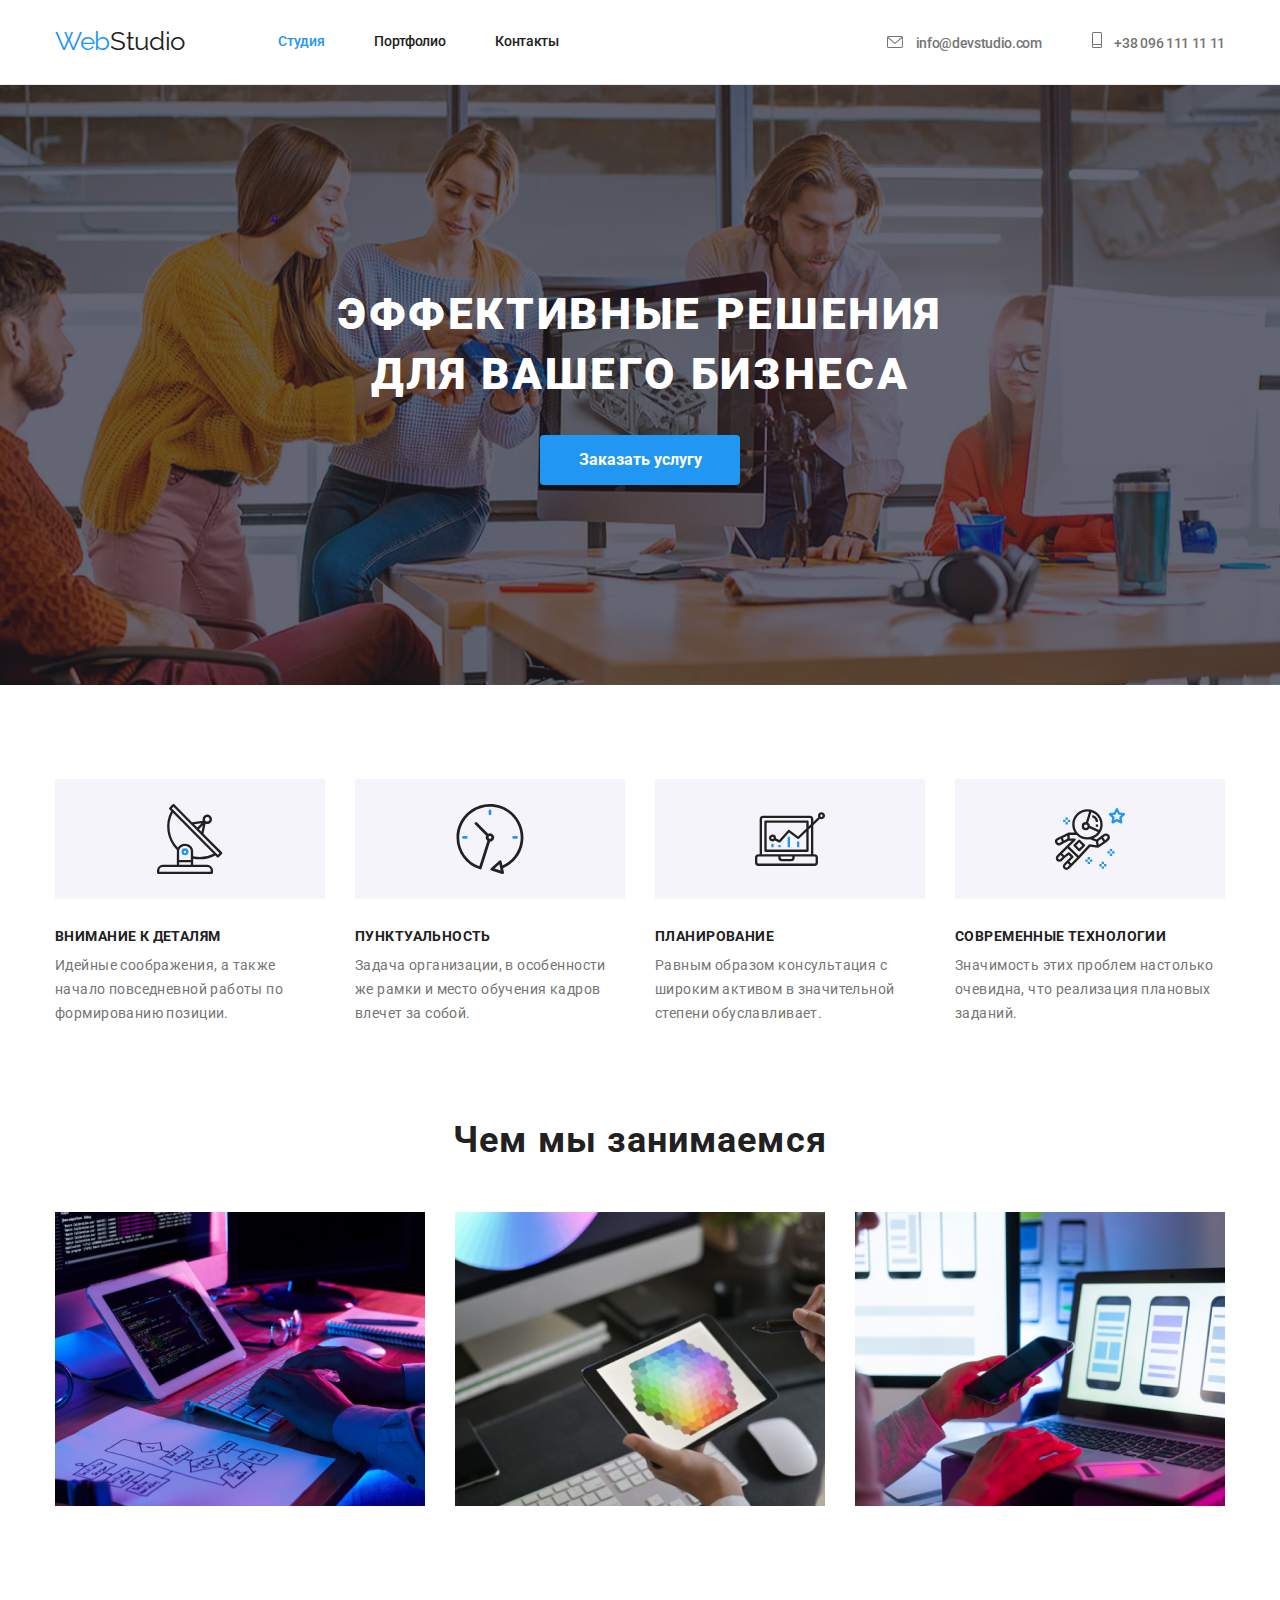
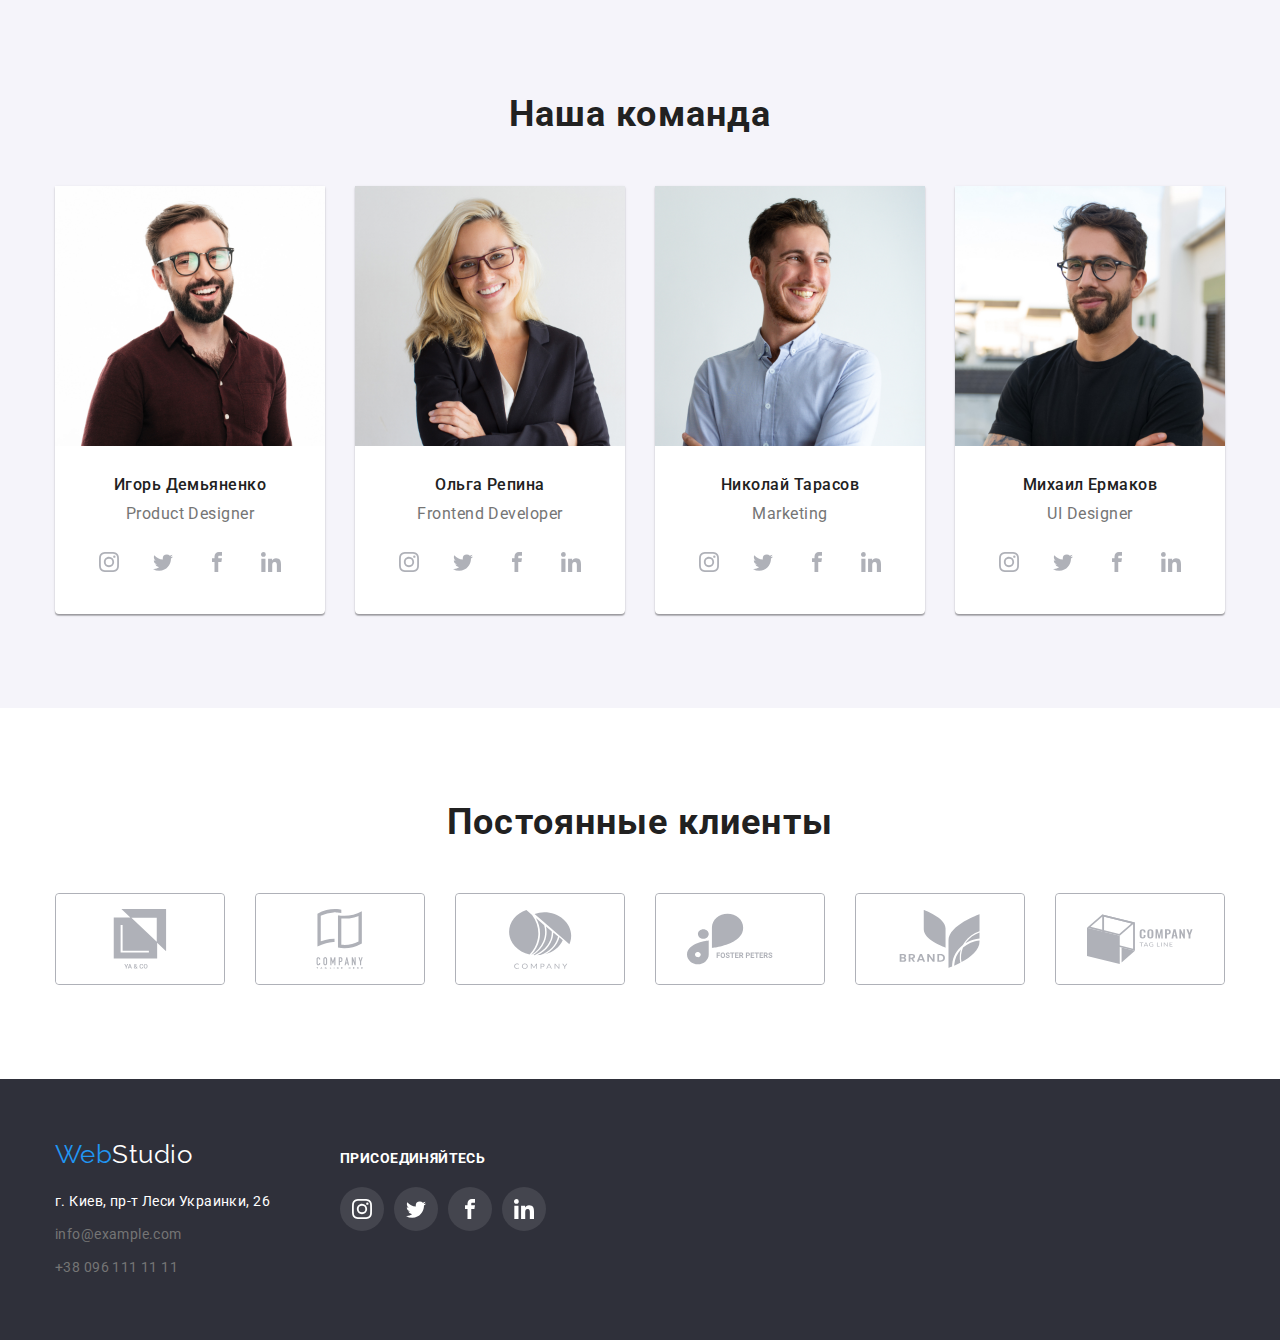
<file: index.html>
<!DOCTYPE html>
<html lang="ru">
  <head>
    <meta charset="UTF-8" />
    <meta http-equiv="X-UA-Compatible" content="IE=edge" />
    <meta name="viewport" content="width=device-width, initial-scale=1.0" />
    <title>Goit rules</title>
    <link rel="preconnect" href="https://fonts.googleapis.com" />
    <link rel="preconnect" href="https://fonts.gstatic.com" crossorigin />
    <link
      href="https://fonts.googleapis.com/css2?family=Raleway:wght@700&family=Roboto:wght@400;500;900&display=swap"
      rel="stylesheet"
    />
    <link
      rel="stylesheet"
      href="https://cdnjs.cloudflare.com/ajax/libs/modern-normalize/1.1.0/modern-normalize.min.css"
    />
    <link rel="stylesheet" href="./css/styles.css" />
  </head>
  <body>
    <header class="header">
      <div class="container-main">
        <nav class="main-nav">
          <a href="./" class="logo"
            >Web<span class="logo-studio">Studio</span></a
          >

          <ul class="site-nav list">
            <li class="item">
              <a href="./index.html" class="link current">Студия</a>
            </li>
            <li class="item">
              <a href="./portfolio.html" class="link">Портфолио</a>
            </li>
            <li class="item"><a href="./" class="link">Контакты</a></li>
          </ul>
        </nav>

        <ul class="contact list">
          <li class="icon-mail item">
            <a href="info@devstudio.com" class="link contact-link">
              <svg class="envelope" width="16px" height="12px">
                <use href="./images/symbol-defs.svg#icon-envelope"></use>
              </svg>
              info@devstudio.com
            </a>
          </li>
          <li class="icon-tel item">
            <a href="+380961111111" class="link contact-link">
              <svg class="vector" width="10px" height="16px">
                <use href="./images/symbol-defs.svg#icon-Vector1"></use>
              </svg>
              +38 096 111 11 11
            </a>
          </li>
        </ul>
      </div>
    </header>

    <main>
      <!-- главный -->
      <section class="main">
        <div class="container heading-wrapper">
          <h1 class="main-title">Эффективные решения для вашего бизнеса</h1>
          <button type="button" class="button primary">Заказать услугу</button>
        </div>
      </section>

      <!-- Преимущества -->
      <section class="section">
        <div class="container">
          <h2 class="section-title" hidden>Примеры работ</h2>
          <ul class="feature-list list">
            <li class="item icon-group">
              <h3 class="title">Внимание к деталям</h3>
              <p class="link">
                Идейные соображения, а также начало повседневной работы по
                формированию позиции.
              </p>
            </li>

            <li class="item icon-clock">
              <h3 class="title">Пунктуальность</h3>
              <p class="link">
                Задача организации, в особенности же рамки и место обучения
                кадров влечет за собой.
              </p>
            </li>

            <li class="item icon-diagram">
              <h3 class="title">Планирование</h3>
              <p class="link">
                Равным образом консультация с широким активом в значительной
                степени обуславливает.
              </p>
            </li>

            <li class="item icon-astronaut">
              <h3 class="title">Современные технологии</h3>
              <p class="link">
                Значимость этих проблем настолько очевидна, что реализация
                плановых заданий.
              </p>
            </li>
          </ul>
        </div>
      </section>

      <!-- Примеры работ -->
      <section class="section no-padding">
        <div class="container">
          <h2 class="section-title">Чем мы занимаемся</h2>
          <ul class="work-list list">
            <li class="item">
              <img
                src="./images/webphoto1.png"
                alt="работа с текстом"
                width="370"
              />
            </li>

            <li class="item">
              <img
                src="./images/webphoto2.png"
                alt="работа с цветом"
                width="370"
              />
            </li>

            <li class="item">
              <img
                src="./images/webphoto3.png"
                alt="работа с дизайном"
                width="370"
              />
            </li>
          </ul>
        </div>
      </section>

      <!-- Команда -->
      <section class="section-comand">
        <div class="container">
          <h2 class="section-title">Наша команда</h2>
          <ul class="comand-list list">
            <li class="item">
              <img src="./images/img.jpg" alt="аватарка" width="270" />
              <div class="wrapper">
                <h3 class="title">Игорь Демьяненко</h3>
                <p class="dream-link">Product Designer</p>
                <ul class="social-list list">
                  <li class="reps_social-icon">
                    <a href="#" class="social_icon">
                      <svg width="20px" height="20px">
                        <use
                          href="./images/symbol-defs.svg#icon-instagram"
                        ></use>
                      </svg>
                    </a>
                  </li>
                  <li class="reps_social-icon">
                    <a href="#" class="social_icon">
                      <svg width="20px" height="20px">
                        <use href="./images/symbol-defs.svg#icon-twitter"></use>
                      </svg>
                    </a>
                  </li>
                  <li class="reps_social-icon">
                    <a href="#" class="social_icon">
                      <svg width="20px" height="20px">
                        <use
                          href="./images/symbol-defs.svg#icon-facebook"
                        ></use>
                      </svg>
                    </a>
                  </li>
                  <li class="reps_social-icon">
                    <a href="#" class="social_icon">
                      <svg width="20px" height="20px">
                        <use
                          href="./images/symbol-defs.svg#icon-linkedin-1"
                        ></use>
                      </svg>
                    </a>
                  </li>
                </ul>
              </div>
            </li>

            <li class="item">
              <img
                src="./images/Frontend-Developer.jpg"
                alt="аватарка"
                width="270"
              />
              <div class="wrapper">
                <h3 class="title">Ольга Репина</h3>
                <p class="dream-link">Frontend Developer</p>
                <ul class="social-list list">
                  <li class="reps_social-icon">
                    <a href="#" class="social_icon">
                      <svg width="20px" height="20px">
                        <use
                          href="./images/symbol-defs.svg#icon-instagram"
                        ></use>
                      </svg>
                    </a>
                  </li>

                  <li class="reps_social-icon">
                    <a href="#" class="social_icon">
                      <svg width="20px" height="20px">
                        <use href="./images/symbol-defs.svg#icon-twitter"></use>
                      </svg>
                    </a>
                  </li>
                  <li class="reps_social-icon">
                    <a href="#" class="social_icon">
                      <svg width="20px" height="20px">
                        <use
                          href="./images/symbol-defs.svg#icon-facebook"
                        ></use>
                      </svg>
                    </a>
                  </li>
                  <li class="reps_social-icon">
                    <a href="#" class="social_icon">
                      <svg width="20px" height="20px">
                        <use
                          href="./images/symbol-defs.svg#icon-linkedin-1"
                        ></use>
                      </svg>
                    </a>
                  </li>
                </ul>
              </div>
            </li>

            <li class="item">
              <img src="./images/Marketing.jpg" alt="аватарка" width="270" />
              <div class="wrapper">
                <h3 class="title">Николай Тарасов</h3>
                <p class="dream-link">Marketing</p>
                <ul class="social-list list">
                  <li class="reps_social-icon">
                    <a href="#" class="social_icon">
                      <svg width="20px" height="20px">
                        <use
                          href="./images/symbol-defs.svg#icon-instagram"
                        ></use>
                      </svg>
                    </a>
                  </li>

                  <li class="reps_social-icon">
                    <a href="#" class="social_icon">
                      <svg width="20px" height="20px">
                        <use href="./images/symbol-defs.svg#icon-twitter"></use>
                      </svg>
                    </a>
                  </li>
                  <li class="reps_social-icon">
                    <a href="#" class="social_icon">
                      <svg width="20px" height="20px">
                        <use
                          href="./images/symbol-defs.svg#icon-facebook"
                        ></use>
                      </svg>
                    </a>
                  </li>
                  <li class="reps_social-icon">
                    <a href="#" class="social_icon">
                      <svg width="20px" height="20px">
                        <use
                          href="./images/symbol-defs.svg#icon-linkedin-1"
                        ></use>
                      </svg>
                    </a>
                  </li>
                </ul>
              </div>
            </li>

            <li class="item">
              <img src="./images/UI-Designer.jpg" alt="аватарка" width="270" />
              <div class="wrapper">
                <h3 class="title">Михаил Ермаков</h3>
                <p class="dream-link">UI Designer</p>
                <ul class="social-list list">
                  <li class="reps_social-icon">
                    <a href="#" class="social_icon">
                      <svg width="20px" height="20px">
                        <use
                          href="./images/symbol-defs.svg#icon-instagram"
                        ></use>
                      </svg>
                    </a>
                  </li>

                  <li class="reps_social-icon">
                    <a href="#" class="social_icon">
                      <svg width="20px" height="20px">
                        <use href="./images/symbol-defs.svg#icon-twitter"></use>
                      </svg>
                    </a>
                  </li>
                  <li class="reps_social-icon">
                    <a href="#" class="social_icon">
                      <svg width="20px" height="20px">
                        <use
                          href="./images/symbol-defs.svg#icon-facebook"
                        ></use>
                      </svg>
                    </a>
                  </li>
                  <li class="reps_social-icon">
                    <a href="#" class="social_icon">
                      <svg width="20px" height="20px">
                        <use
                          href="./images/symbol-defs.svg#icon-linkedin-1"
                        ></use>
                      </svg>
                    </a>
                  </li>
                </ul>
              </div>
            </li>
          </ul>
        </div>
      </section>

      <!-- Постоянные клиенты -->
      <section class="section-client">
        <div class="container">
          <h2 class="section-title">Постоянные клиенты</h2>
          <ul class="client-list list">
            <li class="box">
              <a href="#" class="clients-logo">
                <svg width="106px" height="60px">
                  <use href="./images/symbol-defs2.svg#icon-yaco"></use>
                </svg>
              </a>
            </li>
            <li class="box">
              <a href="#" class="clients-logo">
                <svg width="106px" height="60px">
                  <use href="./images/symbol-defs2.svg#icon-hero"></use>
                </svg>
              </a>
            </li>
            <li class="box">
              <a href="#" class="clients-logo">
                <svg width="106px" height="60px">
                  <use href="./images/symbol-defs2.svg#icon-company"></use>
                </svg>
              </a>
            </li>
            <li class="box">
              <a href="#" class="clients-logo">
                <svg width="106px" height="60px">
                  <use href="./images/symbol-defs2.svg#icon-foster"></use>
                </svg>
              </a>
            </li>
            <li class="box">
              <a href="#" class="clients-logo">
                <svg width="106px" height="60px">
                  <use href="./images/symbol-defs2.svg#icon-brand"></use>
                </svg>
              </a>
            </li>
            <li class="box">
              <a href="#" class="clients-logo">
                <svg width="106px" height="60px">
                  <use href="./images/symbol-defs2.svg#icon-tagline"></use>
                </svg>
              </a>
            </li>
          </ul>
        </div>
      </section>
    </main>

    <!--Футер-->
    <footer class="main-footer">
      <div class="container footer-container">
        <div class="footer-wrapper">
          <a href="./" class="logo-footer"
            >Web<span class="logo-footer-studio">Studio</span></a
          >

          <address>
            <ul class="contact-footer list">
              <li class="address">г. Киев, пр-т Леси Украинки, 26</li>
              <li class="address">
                <a href="info@example.com" class="info-link"
                  >info@example.com</a
                >
              </li>
              <li class="address-contact">
                <a href="+380991111111" class="info-link">+38 096 111 11 11</a>
              </li>
            </ul>
          </address>
        </div>

        <div class="social-wrapper">
          <p class="social-invite">присоединяйтесь</p>
          <ul class="social-footer list">
            <li class="footer_social-icon">
              <a href="#" class="social-footer_icon">
                <svg width="20px" height="20px">
                  <use href="./images/symbol-defs.svg#icon-instagram"></use>
                </svg>
              </a>
            </li>

            <li class="footer_social-icon">
              <a href="#" class="social-footer_icon">
                <svg width="20px" height="20px">
                  <use href="./images/symbol-defs.svg#icon-twitter"></use>
                </svg>
              </a>
            </li>

            <li class="footer_social-icon">
              <a href="#" class="social-footer_icon">
                <svg width="20px" height="20px">
                  <use href="./images/symbol-defs.svg#icon-facebook"></use>
                </svg>
              </a>
            </li>

            <li class="footer_social-icon">
              <a href="#" class="social-footer_icon">
                <svg width="20px" height="20px">
                  <use href="./images/symbol-defs.svg#icon-linkedin-1"></use>
                </svg>
              </a>
            </li>
          </ul>
        </div>
      </div>
    </footer>
  </body>
</html>
</file>
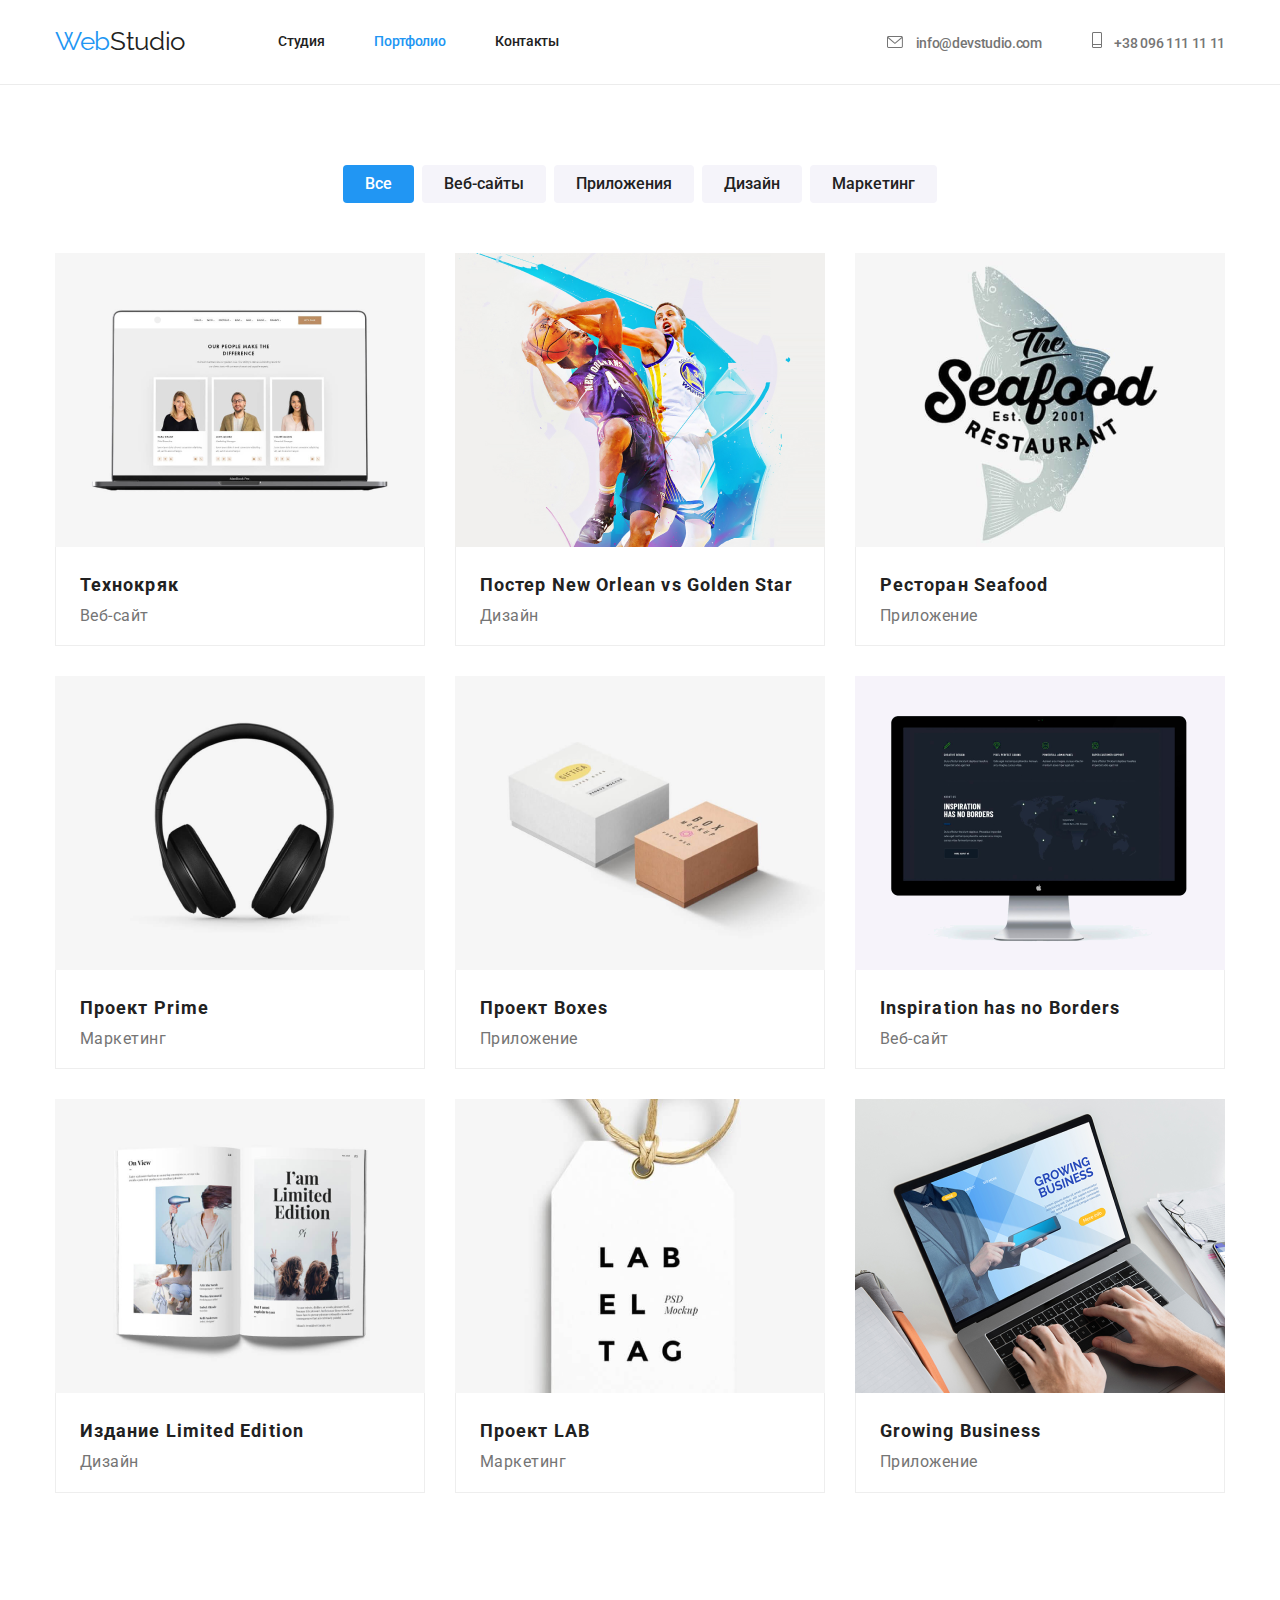
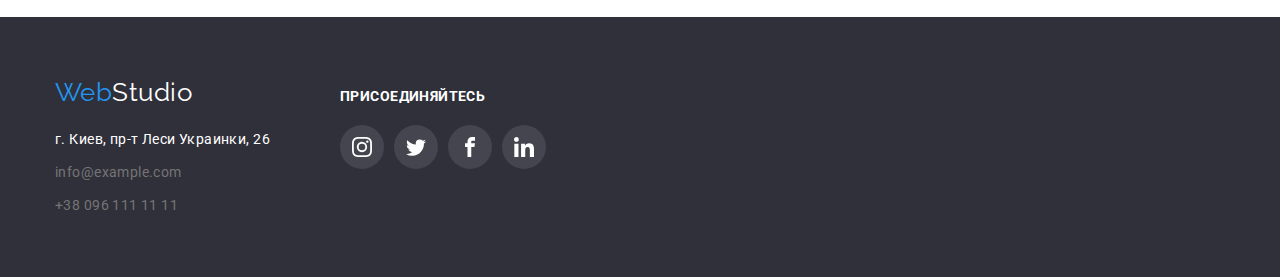
<file: portfolio.html>
<!DOCTYPE html>
<html lang="ru">
  <head>
    <meta charset="UTF-8" />
    <meta http-equiv="X-UA-Compatible" content="IE=edge" />
    <meta name="viewport" content="width=device-width, initial-scale=1.0" />
    <link rel="preconnect" href="https://fonts.googleapis.com" />
    <link rel="preconnect" href="https://fonts.gstatic.com" crossorigin />
    <link
      href="https://fonts.googleapis.com/css2?family=Raleway:wght@700&family=Roboto:wght@400;500;900&display=swap"
      rel="stylesheet"
    />
    <link
      rel="stylesheet"
      href="https://cdnjs.cloudflare.com/ajax/libs/modern-normalize/1.1.0/modern-normalize.min.css"
    />
    <link rel="stylesheet" href="./css/styles.css" />
    <title>goit-markup-hw-02</title>
  </head>
  <body>
    <header class="header">
      <div class="container-main">
        <nav class="main-nav">
          <a href="./" class="logo"
            >Web<span class="logo-studio">Studio</span></a
          >

          <ul class="site-nav list">
            <li class="item"><a href="./index.html" class="link">Студия</a></li>
            <li class="item">
              <a href="./portfolio.html" class="link current">Портфолио</a>
            </li>
            <li class="item"><a href="./" class="link">Контакты</a></li>
          </ul>
        </nav>
        <ul class="contact list">
          <li class="icon-mail item">
            <a href="info@devstudio.com" class="link contact-link">
              <svg class="envelope" width="16px" height="12px">
                <use href="./images/symbol-defs.svg#icon-envelope"></use>
              </svg>
              info@devstudio.com
            </a>
          </li>
          <li class="icon-tel item">
            <a href="+380961111111" class="link contact-link">
              <svg class="vector" width="10px" height="16px">
                <use href="./images/symbol-defs.svg#icon-Vector1"></use>
              </svg>
              +38 096 111 11 11
            </a>
          </li>
        </ul>
      </div>
    </header>
    <main>
      <!-- главный -->
      <section class="main-portfolio">
        <div class="container heading-porfolio">
          <h1 class="section-port-title-hidden">Список Портфолио</h1>
          <ul class="port-list list">
            <li class="item">
              <button type="button" class="curent-button link">Все</button>
            </li>
            <li class="item">
              <button type="button" class="button-portfolio link">
                Веб-сайты
              </button>
            </li>
            <li class="item">
              <button type="button" class="button-portfolio link">
                Приложения
              </button>
            </li>
            <li class="item">
              <button type="button" class="button-portfolio link">
                Дизайн
              </button>
            </li>
            <li class="item">
              <button type="button" class="button-portfolio link">
                Маркетинг
              </button>
            </li>
          </ul>
        </div>

        <div class="container">
          <ul class="feature-port-list list">
            <li class="flex-element">
              <a class="flex-element-link">
                <img src="./images/techno.png" alt="Веб-сайты" width="370" />
                <div class="wrapper-page">
                  <h3 class="port-title">Технокряк</h3>
                  <p class="port-link">Веб-сайт</p>
                </div>
              </a>
            </li>

            <li class="flex-element">
              <a class="flex-element-link">
              <img src="./images/disign.png" alt="Дизайн" width="370" />
              <div class="wrapper-page">
                <h3 class="port-title">Постер New Orlean vs Golden Star</h3>
                <p class="port-link">Дизайн</p>
              </div>
            </a>
            </li>

            <li class="flex-element">
              <a class="flex-element-link">
              <img src="./images/App.png" alt="Приложение" width="370" />
              <div class="wrapper-page">
                <h3 class="port-title">Ресторан Seafood</h3>
                <p class="port-link">Приложение</p>
              </div>
            </a>
            </li>

            <li class="flex-element">
              <a class="flex-element-link">
              <img src="./images/marketing.png" alt="Маркетинг" width="370" />
              <div class="wrapper-page">
                <h3 class="port-title">Проект Prime</h3>
                <p class="port-link">Маркетинг</p>
              </div>
            </a>
            </li>

            <li class="flex-element">
              <a class="flex-element-link">
              <img src="./images/kirpich.png" alt="Приложение" width="370" />
              <div class="wrapper-page">
                <h3 class="port-title">Проект Boxes</h3>
                <p class="port-link">Приложение</p>
              </div>
            </a>
            </li>

            <li class="flex-element">
              <a class="flex-element-link">
              <img src="./images/monitor.png" alt="Веб-сайты" width="370" />
              <div class="wrapper-page">
                <h3 class="port-title">Inspiration has no Borders</h3>
                <p class="port-link">Веб-сайт</p>
              </div>
            </a>
            </li>

            <li class="flex-element">
              <a class="flex-element-link">
              <img src="./images/book.png" alt="Дизайн" width="370" />
              <div class="wrapper-page">
                <h3 class="port-title">Издание Limited Edition</h3>
                <p class="port-link">Дизайн</p>
              </div>
            </a>
            </li>

            <li class="flex-element">
              <a class="flex-element-link">
              <img src="./images/lab.png" alt="Маркетинг" width="370" />
              <div class="wrapper-page">
                <h3 class="port-title">Проект LAB</h3>
                <p class="port-link">Маркетинг</p>
              </div>
            </a>
            </li>

            <li class="flex-element">
              <a class="flex-element-link">
              <img src="./images/comp.png" alt="Приложение" width="370" />
              <div class="wrapper-page">
                <h3 class="port-title">Growing Business</h3>
                <p class="port-link">Приложение</p>
              </div>
            </li>
          </ul>
        </div>
      </a>
      </section>
    </main>

    <!--Футер-->
    <footer class="main-footer">
      <div class="container footer-container">
        <div class="footer-wrapper">
          <a href="./" class="logo-footer"
            >Web<span class="logo-footer-studio">Studio</span></a
          >

          <address>
            <ul class="contact-footer list">
              <li class="address">
                <p class="address-info">г. Киев, пр-т Леси Украинки, 26</p>
              </li>
              <li class="address">
                <a href="info@example.com" class="info-link"
                  >info@example.com</a
                >
              </li>
              <li class="address-contact">
                <a href="+380991111111" class="info-link">+38 096 111 11 11</a>
              </li>
            </ul>
          </address>
        </div>

        <div class="social-wrapper">
          <p class="social-invite">присоединяйтесь</p>
          <ul class="social-footer list">
            <li class="footer_social-icon">
              <a href="#" class="social-footer_icon">
                <svg width="20px" height="20px">
                  <use href="./images/symbol-defs.svg#icon-instagram"></use>
                </svg>
              </a>
            </li>

            <li class="footer_social-icon">
              <a href="#" class="social-footer_icon">
                <svg width="20px" height="20px">
                  <use href="./images/symbol-defs.svg#icon-twitter"></use>
                </svg>
              </a>
            </li>

            <li class="footer_social-icon">
              <a href="#" class="social-footer_icon">
                <svg width="20px" height="20px">
                  <use href="./images/symbol-defs.svg#icon-facebook"></use>
                </svg>
              </a>
            </li>

            <li class="footer_social-icon">
              <a href="#" class="social-footer_icon">
                <svg width="20px" height="20px">
                  <use href="./images/symbol-defs.svg#icon-linkedin-1"></use>
                </svg>
              </a>
            </li>
          </ul>
        </div>
      </div>
    </footer>
  </body>
</html>
</file>
<file: css/styles.css>
:root {
  --primary-text-color: #212121;
  --title-text-color: #757575;
  --accent-color: #2196f3;
  --primary-bg-color: #fff;
  --main-bg-color: #2f303a;
  --button-bg-color: #f5f4fa;
  --address: rgba(255, 255, 255, 0.6);
}

body {
  margin: 0;
  background-color: var(--primary-bg-color);
  color: var(--primary-text-color);

  font-family: "Roboto", sans-serif;
  letter-spacing: -0.02em;
}

img {
  display: block;
}

.list {
  list-style: none;
  padding: 0;
  margin: 0;
}

.header {
  display: flex;
  /* padding-left: 15px;
  padding-right: 15px;
  margin-left: auto;
  margin-right: auto;
  align-items: center;
  flex-direction: column; */
  border-bottom: 1px solid #ececec;
}

/* container */

.container {
  margin-left: auto;
  margin-right: auto;
  width: 1200px;
  padding-left: 15px;
  padding-right: 15px;
  align-items: center;
}

.container-main {
  display: flex;
  margin-left: auto;
  margin-right: auto;
  width: 1200px;
  padding-left: 15px;
  padding-right: 15px;
  align-items: center;
}

.heading-wrapper {
  display: flex;
  text-align: center;
  align-items: center;
  justify-content: center;
  flex-direction: column;
}

/* logo */

.logo {
  font-family: "Raleway", sans-serif;
  color: var(--accent-color);
  font-size: 26px;
  line-height: 1.19;
  text-decoration: none;
}

.logo-studio {
  color: var(--primary-text-color);
}

/* main */

.main-nav {
  display: flex;
  align-items: center;
}

.main-nav .logo {
  padding-top: 24px;
  padding-bottom: 25px;
}

.main {
  background-image: linear-gradient(
      to bottom,
      rgba(47, 48, 58, 0.4),
      rgba(47, 48, 58, 0.4)
    ),
    url("../images/Img.svg");
  background-size: cover;
  background-repeat: no-repeat;
  background-position: center;
  max-width: 1600px;
  margin-left: auto;
  margin-right: auto;
  padding-top: 200px;
  padding-bottom: 200px;
}

.main-title {
  margin-top: 0;
  margin-bottom: 30px;
  max-width: 696px;

  color: var(--primary-bg-color);
  font-family: Roboto;

  font-weight: 900;
  font-size: 44px;
  line-height: 1.36;
  letter-spacing: 0.06em;
  text-transform: uppercase;
}

/* site nav */

.site-nav {
  display: flex;
  margin-left: 93px;
}

.site-nav .item + .item {
  margin-left: 50px;
}

.site-nav .link {
  display: block;
  padding-top: 32px;
  padding-bottom: 32px;

  color: var(--primary-text-color);

  font-weight: 500;
  font-size: 14px;
  line-height: 1.14;
  text-decoration: none;
}

.site-nav .link:hover,
.site-nav .link:focus {
  color: var(--accent-color);
}

.site-nav .link.current {
  color: var(--accent-color);
}

.contact-link {
  display: flex;
  align-items: center;
  justify-content: center;
}

/* contact */

.contact {
  align-items: flex-end;
  display: flex;
  margin-left: auto;
  /* padding-top: 32px;
  padding-bottom: 32px; */
}

.contact .item + .item {
  margin-left: 50px;
}

.contact .link,
.contact-footer .link {
  display: block;
  padding-top: 32px;
  padding-bottom: 32px;

  color: var(--title-text-color);
  font-weight: 500;
  font-size: 14px;
  line-height: 1.14;
  text-decoration: none;
}

.contact .link:hover,
.contact .link:focus,
.contact-footer .link:hover,
.contact-footer .link:focus {
  color: var(--accent-color);
}

.info-link:hover,
.info-link:focus {
  color: var(--accent-color);
}

/* section */

.section {
  padding-top: 94px;
  padding-bottom: 94px;
}

.section-title {
  margin-top: 0;
  margin-bottom: 50px;

  color: var(--primary-text-color);
  font-weight: 700;
  font-size: 36px;
  line-height: 1.16;
  text-align: center;
  letter-spacing: 0.03em;
}

.section.no-padding {
  padding-top: 0;
  padding-bottom: 94px;
}

.section-comand {
  padding-top: 94px;
  padding-bottom: 94px;

  background-color: var(--button-bg-color);
}

.section-comand .item {
  box-shadow: 0px 1px 3px rgba(0, 0, 0, 0.12), 0px 1px 1px rgba(0, 0, 0, 0.14),
    0px 2px 1px rgba(0, 0, 0, 0.2);
  border-radius: 0px 0px 4px 4px;
  background-color: var(--primary-bg-color);
}

.section-client {
  padding-top: 94px;
  padding-bottom: 94px;
}

/* social */

.social-list {
  display: flex;
  margin: 0;
  padding: 0;
  justify-content: center;
  align-items: center;
  color: var(--primary-bg-color);
}

.reps_social-icon {
  width: 44px;
  height: 44px;
}

.reps_social-icon:not(:last-child) {
  margin-right: 10px;
}

.social_icon {
  display: flex;
  align-items: center;
  justify-content: center;
  width: 100%;
  height: 100%;
  border-radius: 50%;
  background-position: center;
  background-repeat: no-repeat;
  fill: #afb1b8;
  color: var(--primary-bg-color);
}

.social_icon:hover,
.social_icon:focus {
  background-color: var(--accent-color);
  fill: currentColor;
}

.social-wrapper {
  display: flex;
  flex-direction: column;
}

.social-invite {
  color: var(--primary-bg-color);

  margin: 0 0 20px;
  font-weight: 700;
  font-size: 14px;
  line-height: 1.14;
  letter-spacing: 0.03em;
  text-transform: uppercase;
}

.social-footer_icon {
  display: flex;
  align-items: center;
  justify-content: center;
  width: 100%;
  height: 100%;
  border-radius: 50%;
  background-position: center;
  background-repeat: no-repeat;
  fill: var(--primary-bg-color);
  color: var(--primary-bg-color);
  background: rgba(255, 255, 255, 0.1);
}

.social-footer_icon:hover,
.social-footer_icon:focus {
  background-color: var(--accent-color);
  /* fill: currentColor; */
}

.client-list {
  display: flex;
  cursor: pointer;
  justify-content: center;
  align-items: center;
  flex-wrap: wrap;
}

.client-list > .box + .box {
  margin-left: 30px;
}

.clients-logo {
  display: flex;
  justify-content: center;
  align-items: center;
  text-align: center;
  width: 100%;
  height: 100%;
  border-radius: 4px;
  color: var(--accent-color);
  background-color: #fff;
}

.clients-logo:hover,
.clients-logo:focus {
  border: 1px solid #2196f3;
  fill: currentColor;
}

/* Boxs */

.box {
  display: inline-block;
  align-items: center;
  text-align: center;
  justify-content: center;
  background-repeat: no-repeat;
  background-position: center;
  background-size: cover;

  fill: #afb1b8;
  width: 170px;
  height: 92px;
  border: 1px solid #afb1b8;
  border-radius: 4px;
}

.box:hover,
.box:focus {
  fill: var(--accent-color);
  border-color: var(--accent-color);
}

/* feuture */

.feature-port-list .port-title {
  margin: 0 0 4px 0;
}

.feature-port-list .port-link {
  margin: 0;
}

.feature-list {
  display: flex;
  justify-content: center;
  flex-wrap: wrap;
  margin: -15px;
}

.feature-list .item {
  width: 270px;
  margin: 15px;
}

.feature-list .item::before {
  margin-bottom: 30px;
  display: block;
  content: "";
  height: 120px;
  background-color: var(--button-bg-color);
  background-repeat: no-repeat;
  background-position: center;
}

.feature-list .title {
  margin: 0 0 10px;

  color: var(--primary-text-color);
  font-weight: 700;
  font-size: 14px;
  line-height: 1.14;
  letter-spacing: 0.03em;
  text-transform: uppercase;
}

.feature-list .link {
  margin: 0;

  color: var(--title-text-color);
  font-size: 14px;
  line-height: 1.71;
  letter-spacing: 0.03em;
}

/* list work */
.work-list {
  display: flex;
  justify-content: center;
}

.work-list .item + .item {
  display: block;
  max-width: 100%;
  height: auto;
  margin-left: 30px;
}

/* comands */

.comand-list {
  display: flex;
  justify-content: center;
}

.comand-list .title {
  margin: 0 0 10px 0;

  color: var(--primary-text-color);
  font-weight: 500;
  font-size: 16px;
  line-height: 1.18;
  letter-spacing: 0.03em;

  /* text-align: center; */
}

.comand-list .item + .item {
  margin-left: 30px;
}

/* dream */

.dream-link {
  margin: 0 0 16px;

  color: var(--title-text-color);
  font-weight: 400;
  font-size: 16px;
  line-height: 1.18;
  letter-spacing: 0.03em;

  /* text-align: center; */
}

.wrapper {
  padding-left: 32px;
  padding-right: 32px;
  padding-top: 30px;
  padding-bottom: 30px;
  text-align: center;
}

.wrapper-page {
  border-right: 1px solid #eee;
  border-bottom: 1px solid #eee;
  border-left: 1px solid #eee;
  padding: 20px 0px 20px 24px;
}

/* Button */

.button {
  padding-top: 30px;
  padding-bottom: 0;

  color: var(--primary-bg-color);
  background: var(--accent-color);
  cursor: pointer;
}

.button.primary {
  border-radius: 4px;
  padding: 10px 32px;
  display: inline-block;
  min-width: 200px;
  text-align: center;
  box-shadow: 0px 4px 4px rgba(0, 0, 0, 0.15);
  border-radius: 4px;

  color: var(--primary-bg-color);
  background-color: var(--accent-color);
  font-weight: 700;
  font-size: 16px;
  line-height: 1.87;
  cursor: pointer;
  border: none;
}

.button.primary:hover {
  filter: drop-shadow(0px 4px 4px rgba(0, 0, 0, 0.25));
  background-color: #188ce8;
  box-shadow: 0px 4px 4px rgba(0, 0, 0, 0.15);
}

/* footer */

.main-footer {
  padding-top: 60px;
  padding-bottom: 60px;

  background-color: var(--main-bg-color);
  letter-spacing: 0.03em;
}

.main-footer > .container {
  width: 1200px;
  margin-left: auto;
  margin-right: auto;
}

.footer-container {
  display: flex;
  align-items: center;
  place-items: flex-start;
  align-items: baseline;
}

.footer-wrapper {
  margin-right: 70px;
}

.social-footer {
  display: flex;
  align-items: center;
  justify-content: center;
  width: 100%;
  height: 100%;
  border-radius: 50%;
  background-position: center;
  background-repeat: no-repeat;
}

.footer_social-icon {
  width: 44px;
  height: 44px;
}

.footer_social-icon:not(:last-child) {
  margin-right: 10px;
}

/* logo footer */
.logo-footer {
  margin-bottom: 20px;
  display: block;

  color: var(--accent-color);
  font-family: "Raleway", sans-serif;
  font-size: 26px;
  line-height: 1.19;
  text-decoration: none;
}

.logo-footer-studio {
  color: var(--primary-bg-color);
  font-family: "Raleway", sans-serif;
  font-size: 26px;
  line-height: 1.19;
}

/* address */
.address {
  color: var(--primary-bg-color);
  font-weight: 400;
  font-size: 14px;
  line-height: 1.71;
  letter-spacing: 0.03em;
}

.address-info {
  margin: 0;
}

.address-contact {
  color: var(--address);
  font-weight: 400;
  font-size: 14px;
  line-height: 1.71;
  letter-spacing: 0.03em;
  /* margin-bottom: 9px; */
}

.address-contact .link {
  margin-bottom: 9px;
}

.contact-footer {
  font-style: initial;
}

.contact-footer .address {
  margin: 0 0 9px 0;
}
/*button portfolio */

.button-portfolio {
  border-radius: 4px;
  padding: 6px 22px;
  display: inline-block;

  color: var(--primary-text-color);
  background-color: var(--button-bg-color);
  font-weight: 500;
  font-size: 16px;
  line-height: 1.62;
  cursor: pointer;
  text-decoration: none;
  font-family: Roboto;
  border: none;
  text-align: center;
}

.curent-button {
  border-radius: 4px;
  padding: 6px 22px;
  display: inline-block;

  color: var(--primary-bg-color);
  background-color: var(--accent-color);
  font-weight: 500;
  font-size: 16px;
  line-height: 1.62;
  cursor: pointer;
  text-decoration: none;
  font-family: Roboto;
  border: none;
  text-align: center;
}

.button-portfolio:hover,
.button-portfolio:focus,
.curent-button:hover,
.curent-button:focus {
  background-color: var(--accent-color);
  color: var(--primary-bg-color);
  cursor: pointer;
  box-shadow: 0px 3px 1px rgba(0, 0, 0, 0.1), 0px 1px 2px rgba(0, 0, 0, 0.08),
    0px 2px 2px rgba(0, 0, 0, 0.12);
  border-radius: 4px;
}

/* portfolio list */
.port-title {
  color: var(--primary-text-color);
  font-size: 18px;
  line-height: 2;
  letter-spacing: 0.06em;
}

.port-link {
  color: var(--title-text-color);
  font-size: 16px;
  line-height: 1, 87;
  letter-spacing: 0.03em;
}

.port-list {
  margin: 0;
  margin-bottom: 50px;
  display: flex;
  justify-content: center;

  font-weight: 500;
  font-size: 16px;
  line-height: 1.62;
}

.port-list .item + .item {
  margin-left: 8px;
}

.section-port-title-hidden {
  visibility: hidden;
}

/* images portfolio */

.feature-port-list {
  display: flex;
  justify-content: center;
  flex-wrap: wrap;
  margin-bottom: 94px;
  cursor: pointer;
}

.flex-element {
  width: 370px;

  margin-right: 30px;
  margin-bottom: 30px;
  box-sizing: border-box;
}

.flex-element-link {
  display: block;
}

.flex-element:nth-child(3n) {
  margin-right: 0ex;
}

.flex-element:nth-last-child(-n + 3) {
  margin-bottom: 0;
}

.flex-element-link:hover,
.flex-element-link:focus {
  box-shadow: 0px 1px 1px rgba(0, 0, 0, 0.12), 0px 4px 4px rgba(0, 0, 0, 0.06),
    1px 4px 6px rgba(0, 0, 0, 0.16);
}

.info-link {
  color: var(--title-text-color);
  font-size: 14px;
  line-height: 1.14;
  text-decoration: none;
}

/* Icon Logo */

.icon-group::before {
  background-image: url("../images/Group.svg");
}

.icon-clock::before {
  background-image: url("../images/clock\ 1.svg");
}

.icon-diagram::before {
  background-image: url("../images/diagram\ 1.svg");
}

.icon-astronaut::before {
  background-image: url("../images/astronaut\ 1.svg");
}

.icon-mail {
  cursor: pointer;
  color: #757575;
}

.icon-tel {
  cursor: pointer;
  color: #757575;
}

.envelope {
  margin-right: 10px;
  fill: currentColor;
}

.vector {
  margin-right: 10px;
  fill: currentColor;
}

.contact .icon-mail:hover,
.contact .icon-mail:focus,
.contact .icon-tel:hover,
.contact .icon-tel:focus {
  fill: currentColor;
}
</file>
